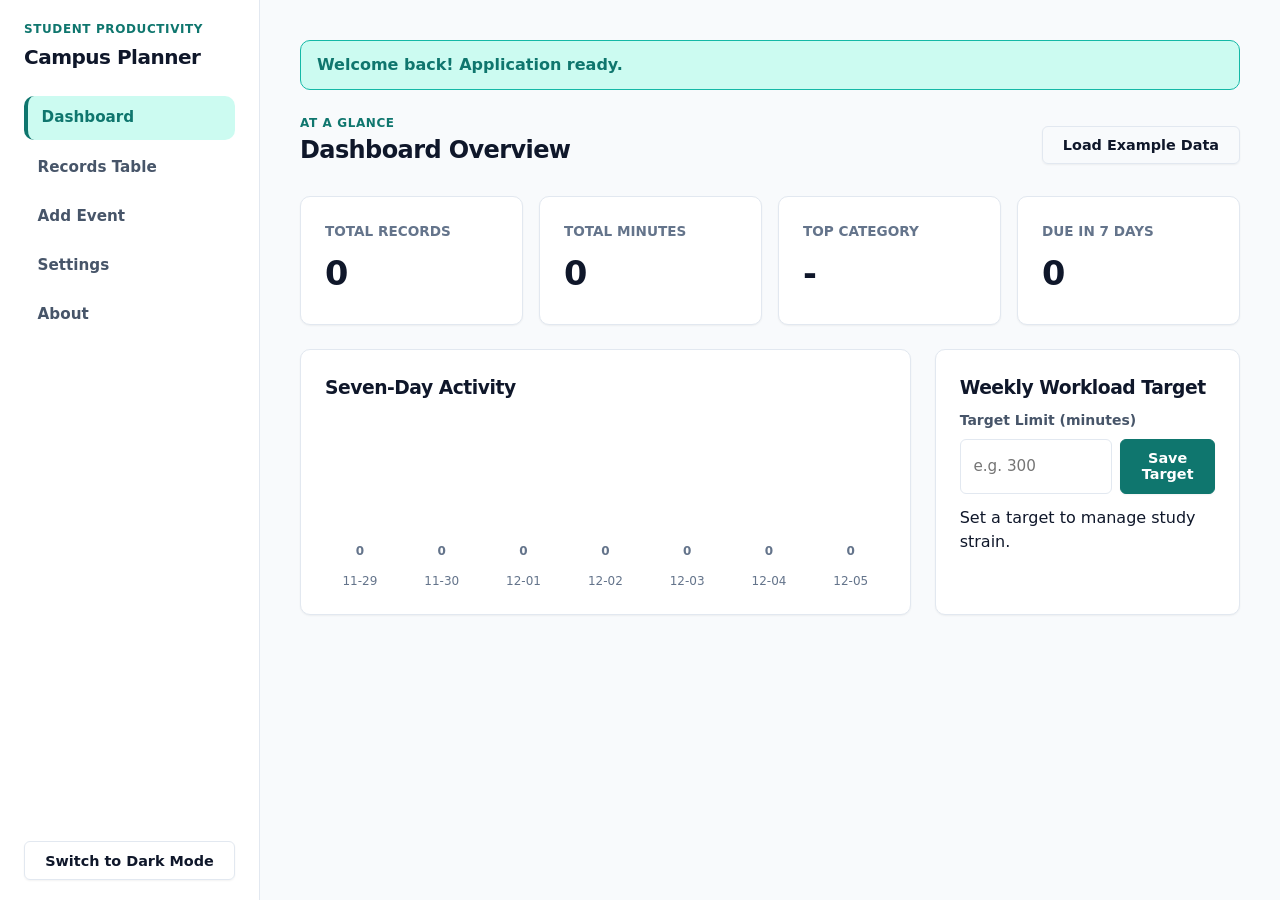
<file: index.html>
<!DOCTYPE html>
<html lang="en">
<head>
    <meta charset="UTF-8">
    <meta name="viewport" content="width=device-width, initial-scale=1.0">
    <title>Campus Life Planner | Student Dashboard</title>
    <link rel="stylesheet" href="styles/styles.css">
    <link rel="icon" href="data:,">
</head>
<body>
    <a class="skip-link" href="#main-content">Skip to content</a>
    
    <div class="app-container">
        <!-- Dashboard Sidebar Header -->
        <header class="site-header">
            <div>
                <div class="brand-wrapper">
                    <p class="eyebrow">Student Productivity</p>
                    <h1 class="site-title">Campus Planner</h1>
                </div>
              <nav class="primary-nav" aria-label="Primary navigation">
    <a href="#dashboard" class="nav-link active">Dashboard</a>
    <a href="#records" class="nav-link">Records Table</a>
    <a href="#editor" class="nav-link">Add Event</a>
    <a href="#settings" class="nav-link">Settings</a>
    <a href="#about" class="nav-link">About</a>
</nav>
            </div>
            <button id="theme-toggle" class="button button-secondary" type="button" aria-pressed="false">Dark Mode</button>
        </header>

        <!-- Dashboard Content Container -->
        <main id="main-content" class="dashboard-main" tabindex="-1">
            <div id="app-status" class="status" role="status" aria-live="polite">Welcome back! Application ready.</div>

            <!-- Dashboard Overview Section -->
            <section id="dashboard" aria-labelledby="dashboard-title">
                <div class="section-heading">
                    <div>
                        <p class="eyebrow">At a glance</p>
                        <h2 id="dashboard-title">Dashboard Overview</h2>
                    </div>
                    <button id="seed-button" class="button button-secondary" type="button">Load Example Data</button>
                </div>

                <div class="stats-grid">
                    <article class="stat-card"><span>Total Records</span><strong id="stat-total">0</strong></article>
                    <article class="stat-card"><span>Total Minutes</span><strong id="stat-minutes">0</strong></article>
                    <article class="stat-card"><span>Top Category</span><strong id="stat-tag">-</strong></article>
                    <article class="stat-card"><span>Due in 7 Days</span><strong id="stat-week">0</strong></article>
                </div>

                <div class="dashboard-grid">
                    <article class="panel">
                        <h3>Seven-Day Activity</h3>
                        <div id="trend-chart" class="trend-chart" aria-label="Records created in the last seven days"></div>
                    </article>
                    <article class="panel">
                        <h3>Weekly Workload Target</h3>
                        <label for="cap-input">Target Limit (minutes)</label>
                        <div class="inline-form" style="display: flex; gap: 0.5rem; margin-top: 0.5rem;">
                            <input id="cap-input" type="number" min="0" step="15" inputmode="numeric" placeholder="e.g. 300">
                            <button id="cap-save" class="button" type="button">Save Target</button>
                        </div>
                        <p id="cap-message" class="live-message" role="status" aria-live="polite" style="margin-top: 0.75rem;">Set a target to manage study strain.</p>
                    </article>
                </div>
            </section>

            <!-- Table & Schedule Section -->
            <section id="records" aria-labelledby="records-title">
                <div class="section-heading">
                    <div>
                        <p class="eyebrow">Your Schedule</p>
                        <h2 id="records-title">Planner Records</h2>
                    </div>
                    <div class="toolbar" style="display: flex; gap: 1rem; align-items: center; flex-wrap: wrap;">
                        <input id="search-input" type="search" placeholder="Regex search (e.g., ^@tag:study)" style="width: 260px;">
                        <label class="checkbox-label" style="display: flex; align-items: center; gap: 0.35rem;">
                            <input id="case-toggle" type="checkbox"> Case sensitive
                        </label>
                    </div>
                </div>
                <p id="search-error" class="field-error" role="alert"></p>
                
                <div class="table-wrap">
                    <table>
                        <caption class="sr-only">Campus tasks and scheduled events</caption>
                        <thead>
                            <tr>
                                <th><button class="sort-button" data-sort="title" type="button">Title ↕</button></th>
                                <th><button class="sort-button" data-sort="dueDate" type="button">Due Date ↕</button></th>
                                <th><button class="sort-button" data-sort="duration" type="button">Duration ↕</button></th>
                                <th>Tag</th>
                                <th>Actions</th>
                            </tr>
                        </thead>
                        <tbody class="records-body"></tbody>
                    </table>
                </div>
                <p id="empty-state" class="empty-state" style="text-align: center; color: var(--text-muted); margin-top: 1.5rem;">No records found. Add your first task or load examples above.</p>
            </section>

            <!-- Record Editor Form -->
            <section id="editor" aria-labelledby="editor-title" class="panel">
                <div class="section-heading">
                    <div>
                        <p class="eyebrow">Plan something</p>
                        <h2 id="editor-title">Add Record</h2>
                    </div>
                </div>
                <form id="record-form" novalidate>
                    <input id="record-id" type="hidden">
                    <div class="form-grid">
                        <div class="field field-wide">
                            <label for="title">Title</label>
                            <input id="title" type="text" required maxlength="100" placeholder="Study session at library">
                            <small>Clear title without repeated words or extra whitespace.</small>
                            <p class="field-error" data-error="title"></p>
                        </div>
                        <div class="field">
                            <label for="due-date">Due Date</label>
                            <input id="due-date" name="duedate" type="date" required>
                            <p class="field-error" data-error="dueDate"></p>
                        </div>
                        <div class="field">
                            <label for="duration">Duration (minutes)</label>
                            <input id="duration" name="duration" type="number" min="0" max="99999" step="1" required inputmode="numeric">
                            <p class="field-error" data-error="duration"></p>
                        </div>
                        <div class="field">
                            <label for="tag">Tag</label>
                            <input id="tag" name="tag" placeholder="study" required>
                            <small>Letters and hyphens only.</small>
                            <p class="field-error" data-error="tag"></p>
                        </div>
                        <div class="field field-wide">
                            <label for="notes">Notes <span style="color: var(--text-muted);">(optional)</span></label>
                            <textarea id="notes" name="notes" rows="3" maxlength="300" placeholder="Room number, preparation, or key details"></textarea>
                            <p class="field-error" data-error="notes"></p>
                        </div>
                    </div>
                    <div class="form-actions" style="margin-top: 1.5rem; display: flex; gap: 0.75rem;">
                        <button id="save-button" class="button" type="submit">Save Record</button>
                        <button id="cancel-edit" class="button button-ghost" type="button" hidden>Cancel Edit</button>
                    </div>
                </form>
            </section>

            <!-- Settings & Portability -->
            <section id="settings" aria-labelledby="settings-title" class="panel">
                <p class="eyebrow">Control your data</p>
                <h2 id="settings-title">Settings</h2>
                <div class="settings-grid" style="display: grid; grid-template-columns: repeat(auto-fit, minmax(280px, 1fr)); gap: 1.5rem;">
                    <div>
                        <h3>Data Portability</h3>
                        <p style="color: var(--text-muted); font-size: 0.9rem;">Export your planner records as JSON/CSV or restore from a JSON backup file.</p>
                        <div class="button-row" style="display: flex; gap: 0.5rem; flex-wrap: wrap; margin-top: 1rem;">
                            <button id="export-json" class="button button-secondary" type="button">Export JSON</button>
                            <button id="export-csv" class="button button-secondary" type="button">Export CSV</button>
                            <label class="button button-secondary" for="import-json" style="margin: 0;">Import JSON</label>
                            <input id="import-json" type="file" accept="application/json,.json" hidden>
                        </div>
                    </div>
                    <div>
                        <h3>Unit Calculations</h3>
                        <p style="color: var(--text-muted); font-size: 0.9rem;">Planned durations conversion:</p>
                        <p><strong id="unit-preview">0 minutes = 0.00 hours</strong></p>
                    </div>
                </div>
            </section>

            <!-- About Section -->
            <section id="about" aria-labelledby="about-title" class="about">
                <p class="eyebrow">Built for campus life</p>
                <h2 id="about-title">About</h2>
                <p>Campus Life Planner keeps assignments, appointments, study blocks, and activities organized in one lightweight offline-first dashboard.</p>
                <p>Contact: <a href="https://github.com/KelvinMunene9839" rel="noreferrer">GitHub</a> · <a href="mailto:kelvinnyagah9839@gmail.com">kelvinnyagah9839@gmail.com.com</a></p>
            </section>
        </main>
    </div>

    <script type="module" src="scripts/main.js"></script>
</body>
</html>
</file>
<file: styles/styles.css>
:root {
    --bg-app: #f8fafc;
    --bg-surface: #ffffff;
    --bg-surface-hover: #f1f5f9;
    --text-primary: #0f172a;
    --text-secondary: #475569;
    --text-muted: #64748b;
    --brand-primary: #0f766e;
    --brand-primary-hover: #115e59;
    --brand-light: #ccfbf1;
    --brand-accent: #14b8a6;
    --border-color: #e2e8f0;
    --danger: #e11d48;
    --danger-light: #ffe4e6;
    --shadow-sm: 0 1px 2px 0 rgb(0 0 0 / 0.05);
    --shadow-md: 0 4px 6px -1px rgb(0 0 0 / 0.1), 0 2px 4px -2px rgb(0 0 0 / 0.1);
    --shadow-lg: 0 10px 15px -3px rgb(0 0 0 / 0.1), 0 4px 6px -4px rgb(0 0 0 / 0.1);
    --radius-sm: 6px;
    --radius-md: 10px;
    --radius-lg: 16px;
}

[data-theme="dark"] {
    --bg-app: #0f172a;
    --bg-surface: #1e293b;
    --bg-surface-hover: #334155;
    --text-primary: #f8fafc;
    --text-secondary: #cbd5e1;
    --text-muted: #94a3b8;
    --brand-primary: #14b8a6;
    --brand-primary-hover: #2dd4bf;
    --brand-light: rgba(20, 184, 166, 0.15);
    --brand-accent: #5eead4;
    --border-color: #334155;
    --danger: #fb7185;
    --danger-light: rgba(251, 113, 133, 0.15);
    --shadow-sm: 0 1px 2px 0 rgb(0 0 0 / 0.3);
    --shadow-md: 0 4px 6px -1px rgb(0 0 0 / 0.4);
    --shadow-lg: 0 10px 15px -3px rgb(0 0 0 / 0.4);
}

* { box-sizing: border-box; }

body {
    margin: 0;
    background-color: var(--bg-app);
    color: var(--text-primary);
    font-family: system-ui, -apple-system, BlinkMacSystemFont, 'Segoe UI', Roboto, sans-serif;
    line-height: 1.5;
    -webkit-font-smoothing: antialiased;
}

h1, h2, h3, h4 {
    margin: 0 0 0.5rem 0;
    font-weight: 700;
    letter-spacing: -0.025em;
    color: var(--text-primary);
}

a { color: var(--brand-primary); text-decoration: none; }
a:hover { text-decoration: underline; }

/* Skip Link */
.skip-link {
    position: absolute;
    top: -3rem;
    left: 1rem;
    background: var(--brand-primary);
    color: #fff;
    padding: 0.5rem 1rem;
    border-radius: var(--radius-sm);
    z-index: 100;
    transition: top 0.2s ease;
}
.skip-link:focus { top: 1rem; }

/* Focus Accessibility */
:focus-visible {
    outline: 2px solid var(--brand-accent);
    outline-offset: 2px;
}

/* App Shell Layout */
.app-container {
    display: flex;
    flex-direction: column;
    min-height: 100vh;
}

@media (min-width: 1024px) {
    .app-container {
        display: grid;
        grid-template-columns: 260px 1fr;
    }
}

/* Sidebar Header */
.site-header {
    background-color: var(--bg-surface);
    border-bottom: 1px solid var(--border-color);
    padding: 1.25rem 1.5rem;
    display: flex;
    flex-direction: column;
    justify-content: space-between;
}

@media (min-width: 1024px) {
    .site-header {
        border-bottom: none;
        border-right: 1px solid var(--border-color);
        height: 100vh;
        position: sticky;
        top: 0;
    }
}

.brand-wrapper {
    margin-bottom: 1.5rem;
}

.eyebrow {
    font-size: 0.75rem;
    text-transform: uppercase;
    letter-spacing: 0.05em;
    font-weight: 700;
    color: var(--brand-primary);
    margin: 0;
}

.site-title {
    font-size: 1.25rem;
    margin-top: 0.25rem;
}

/* Primary Navigation */
.primary-nav {
    display: flex;
    flex-direction: column;
    gap: 0.35rem;
}

.nav-link {
    display: flex;
    align-items: center;
    gap: 0.75rem;
    padding: 0.65rem 0.85rem;
    border-radius: var(--radius-md);
    color: var(--text-secondary);
    font-weight: 600;
    font-size: 0.95rem;
    transition: all 0.15s ease;
}

.nav-link:hover {
    background-color: var(--bg-surface-hover);
    color: var(--text-primary);
    text-decoration: none;
}

/* Main Dashboard Wrapper */
.dashboard-main {
    padding: 1.5rem;
    max-width: 1200px;
    width: 100%;
    margin: 0 auto;
}

@media (min-width: 768px) {
    .dashboard-main {
        padding: 2.5rem;
    }
}

/* Section Containers */
section {
    margin-bottom: 3rem;
}

.section-heading {
    display: flex;
    justify-content: space-between;
    align-items: center;
    flex-wrap: wrap;
    gap: 1rem;
    margin-bottom: 1.25rem;
}

/* Utility Cards & Panels */
.panel, .stat-card {
    background-color: var(--bg-surface);
    border: 1px solid var(--border-color);
    border-radius: var(--radius-md);
    padding: 1.5rem;
    box-shadow: var(--shadow-sm);
    transition: box-shadow 0.2s ease, transform 0.2s ease;
}

.panel:hover, .stat-card:hover {
    box-shadow: var(--shadow-md);
}

/* Stats Metrics Grid */
.stats-grid {
    display: grid;
    grid-template-columns: repeat(auto-fit, minmax(200px, 1fr));
    gap: 1rem;
    margin-bottom: 1.5rem;
}

.stat-card {
    display: flex;
    flex-direction: column;
    justify-content: space-between;
}

.stat-card span {
    font-size: 0.85rem;
    color: var(--text-muted);
    font-weight: 600;
    text-transform: uppercase;
}

.stat-card strong {
    font-size: 2.1rem;
    font-weight: 800;
    color: var(--text-primary);
    margin-top: 0.5rem;
}

/* Dashboard Panel Layout */
.dashboard-grid {
    display: grid;
    grid-template-columns: 1fr;
    gap: 1.5rem;
}

@media (min-width: 900px) {
    .dashboard-grid {
        grid-template-columns: 2fr 1fr;
    }
}

/* Bar Chart UI */
.trend-chart {
    display: flex;
    align-items: flex-end;
    gap: 0.75rem;
    height: 180px;
    padding-top: 1.5rem;
}

.bar-wrap {
    flex: 1;
    display: flex;
    flex-direction: column;
    align-items: center;
    height: 100%;
    justify-content: flex-end;
}

.bar {
    width: 100%;
    max-width: 32px;
    background-color: var(--brand-primary);
    border-radius: 4px 4px 0 0;
    transition: height 0.3s cubic-bezier(0.4, 0, 0.2, 1);
}

.bar-wrap:hover .bar {
    background-color: var(--brand-accent);
}

.bar-wrap span {
    font-size: 0.75rem;
    font-weight: 700;
    color: var(--text-muted);
    margin-bottom: 0.25rem;
}

.bar-wrap small {
    font-size: 0.75rem;
    color: var(--text-muted);
    margin-top: 0.5rem;
}

/* Form Styling & Inputs */
label {
    display: block;
    font-size: 0.875rem;
    font-weight: 600;
    color: var(--text-secondary);
    margin-bottom: 0.35rem;
}

input, select, textarea {
    width: 100%;
    font-family: inherit;
    font-size: 0.95rem;
    background-color: var(--bg-surface);
    color: var(--text-primary);
    border: 1px solid var(--border-color);
    border-radius: var(--radius-sm);
    padding: 0.6rem 0.8rem;
    transition: border-color 0.15s ease, box-shadow 0.15s ease;
}

input:focus, textarea:focus {
    border-color: var(--brand-primary);
    box-shadow: 0 0 0 3px var(--brand-light);
    outline: none;
}

.form-grid {
    display: grid;
    grid-template-columns: repeat(auto-fit, minmax(220px, 1fr));
    gap: 1.25rem;
}

.field-wide { grid-column: 1 / -1; }
.field small { color: var(--text-muted); font-size: 0.8rem; margin-top: 0.25rem; display: block; }
.field-error { color: var(--danger); font-size: 0.85rem; font-weight: 600; margin-top: 0.35rem; min-height: 1.2em; }

/* Buttons & Action Controls */
.button {
    display: inline-flex;
    align-items: center;
    justify-content: center;
    gap: 0.5rem;
    font-family: inherit;
    font-weight: 600;
    font-size: 0.9rem;
    padding: 0.65rem 1.25rem;
    border-radius: var(--radius-sm);
    border: 1px solid var(--brand-primary);
    background-color: var(--brand-primary);
    color: #ffffff;
    cursor: pointer;
    transition: all 0.15s ease;
    box-shadow: var(--shadow-sm);
}

.button:hover {
    background-color: var(--brand-primary-hover);
    border-color: var(--brand-primary-hover);
}

.button-secondary {
    background-color: transparent;
    color: var(--text-primary);
    border-color: var(--border-color);
}

.button-secondary:hover {
    background-color: var(--bg-surface-hover);
}

.button-ghost {
    background: transparent;
    border-color: transparent;
    color: var(--text-secondary);
    box-shadow: none;
}

.button-ghost:hover {
    background-color: var(--bg-surface-hover);
    color: var(--text-primary);
}

/* Data Table UI */
.table-wrap {
    background-color: var(--bg-surface);
    border: 1px solid var(--border-color);
    border-radius: var(--radius-md);
    overflow-x: auto;
    box-shadow: var(--shadow-sm);
}

table {
    width: 100%;
    border-collapse: collapse;
    text-align: left;
    font-size: 0.925rem;
}

th {
    background-color: var(--bg-app);
    color: var(--text-muted);
    font-weight: 700;
    font-size: 0.8rem;
    text-transform: uppercase;
    letter-spacing: 0.05em;
    padding: 0.85rem 1.25rem;
    border-bottom: 1px solid var(--border-color);
}

td {
    padding: 1rem 1.25rem;
    border-bottom: 1px solid var(--border-color);
    color: var(--text-secondary);
}

tr:last-child td { border-bottom: none; }
tr:hover td { background-color: var(--bg-surface-hover); }

.sort-button {
    background: none;
    border: none;
    font: inherit;
    font-weight: inherit;
    color: inherit;
    cursor: pointer;
    padding: 0;
}

/* Application Live Status Message */
.status {
    padding: 0.75rem 1rem;
    border-radius: var(--radius-md);
    background-color: var(--brand-light);
    color: var(--brand-primary);
    font-weight: 600;
    margin-bottom: 1.5rem;
    border: 1px solid var(--brand-accent);
}

/* Live Alert Target Warning */
.live-message.over {
    color: var(--danger);
    font-weight: 700;
}

/* Highlight matches safely */
mark {
    background-color: var(--brand-light);
    color: var(--brand-primary);
    padding: 0.1em 0.2em;
    border-radius: 3px;
}
/* Hide all main sections by default for single-page routing */
.dashboard-main > section {
    display: none;
}

/* Show only the active section */
.dashboard-main > section.active-page {
    display: block;
    animation: fadeIn 0.2s ease-in-out;
}

/* Active navigation link styling */
.nav-link.active {
    background-color: var(--brand-light);
    color: var(--brand-primary);
    border-left: 4px solid var(--brand-primary);
}

@keyframes fadeIn {
    from { opacity: 0; transform: translateY(4px); }
    to { opacity: 1; transform: translateY(0); }
}
</file>
